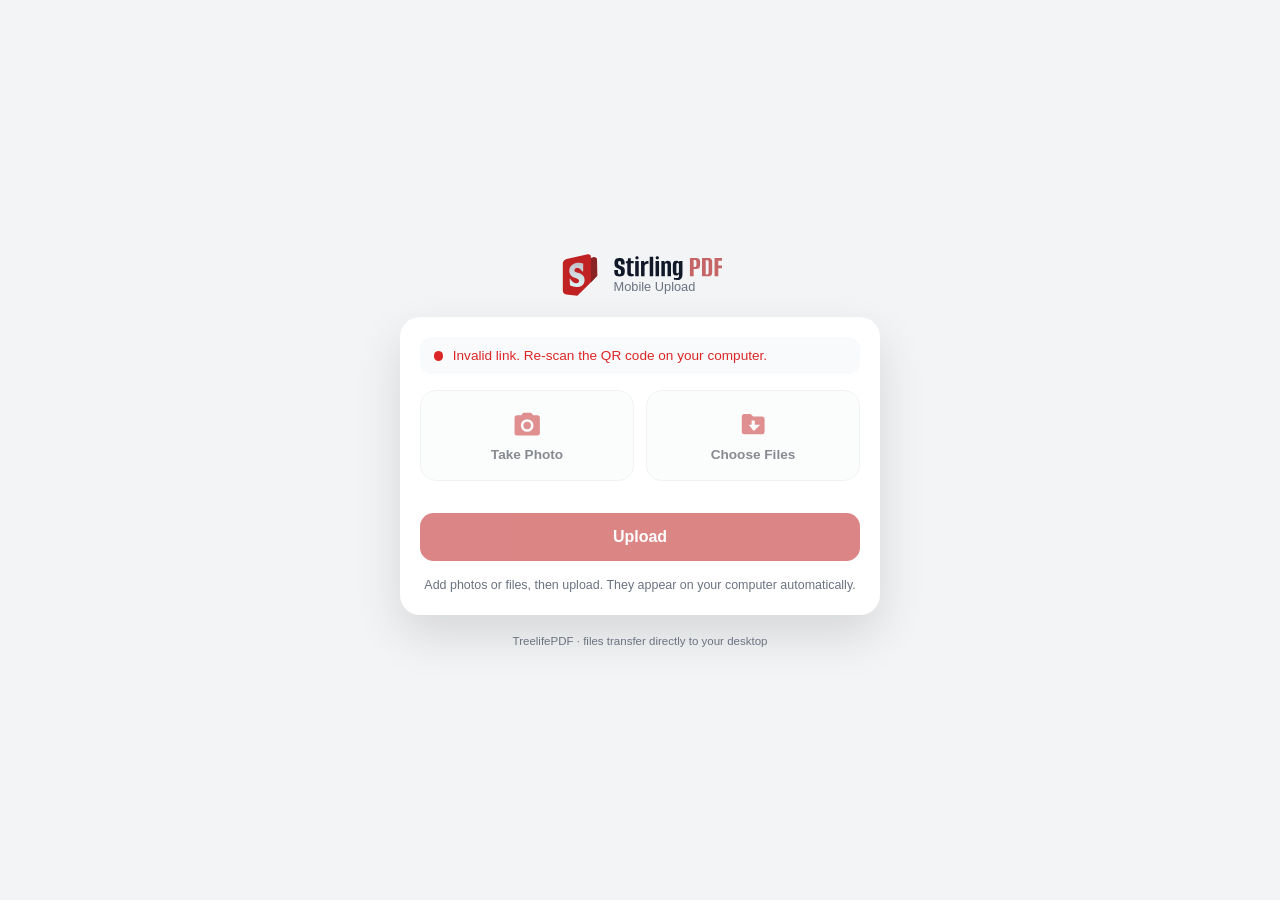
<file: app/core/src/main/resources/static/mobile-upload.html>
<!DOCTYPE html>
<html lang="en">
<head>
    <meta charset="utf-8">
    <meta name="viewport" content="width=device-width, initial-scale=1.0, viewport-fit=cover">
    <meta name="theme-color" content="#c02223">
    <meta name="robots" content="noindex">
    <title>TreelifePDF - Mobile Upload</title>

    <link rel="apple-touch-icon" sizes="180x180" href="apple-touch-icon.png">
    <link rel="icon" type="image/svg+xml" href="favicon.svg">
    <link rel="shortcut icon" href="favicon.ico">

    <style>
        :root {
            --brand: #c02223;
            --brand-dark: #882425;
            --bg: #f3f4f6;
            --card: #ffffff;
            --text: #111827;
            --text-dim: #6b7280;
            --border: #e5e7eb;
            --tile: #f9fafb;
            --tile-hover: #f1f3f5;
            --success: #16a34a;
            --danger: #dc2626;
            --shadow: 0 1.25rem 3rem rgba(0, 0, 0, 0.12);
        }

        @media (prefers-color-scheme: dark) {
            :root {
                --bg: #0f1115;
                --card: #1a1d23;
                --text: #f3f4f6;
                --text-dim: #9ca3af;
                --border: #2c303a;
                --tile: #22262e;
                --tile-hover: #2a2f38;
                --shadow: 0 1.25rem 3rem rgba(0, 0, 0, 0.5);
            }
        }

        * {
            margin: 0;
            padding: 0;
            box-sizing: border-box;
            -webkit-tap-highlight-color: transparent;
        }

        html, body {
            height: 100%;
        }

        body {
            font-family: -apple-system, BlinkMacSystemFont, "Segoe UI", Roboto, Helvetica, Arial, sans-serif;
            background-color: var(--bg);
            color: var(--text);
            min-height: 100%;
            display: flex;
            flex-direction: column;
            align-items: center;
            padding: env(safe-area-inset-top) 1rem 1.5rem;
        }

        .wrap {
            width: 100%;
            max-width: 30rem;
            display: flex;
            flex-direction: column;
            gap: 1rem;
            margin: auto;
        }

        header {
            display: flex;
            align-items: center;
            gap: 0.75rem;
            padding: 1.5rem 0 0.25rem;
            justify-content: center;
        }

        header .logo {
            width: 2.75rem;
            height: 2.75rem;
            flex: none;
        }

        header .titles {
            display: flex;
            flex-direction: column;
            line-height: 1.15;
        }

        header .wordmark {
            height: 1.5rem;
            width: auto;
            display: block;
            color: var(--text);
        }

        header .subtitle {
            font-size: 0.8rem;
            color: var(--text-dim);
            font-weight: 500;
        }

        .card {
            background-color: var(--card);
            border-radius: 1.25rem;
            box-shadow: var(--shadow);
            padding: 1.25rem;
            display: flex;
            flex-direction: column;
            gap: 1rem;
        }

        .status {
            display: flex;
            align-items: center;
            gap: 0.6rem;
            font-size: 0.85rem;
            padding: 0.7rem 0.85rem;
            border-radius: 0.75rem;
            background: var(--tile);
            color: var(--text-dim);
        }

        .status .dot {
            width: 0.6rem;
            height: 0.6rem;
            border-radius: 50%;
            background: var(--text-dim);
            flex: none;
        }

        .status.ok { color: var(--success); }
        .status.ok .dot { background: var(--success); }
        .status.err { color: var(--danger); }
        .status.err .dot { background: var(--danger); }

        .actions {
            display: grid;
            grid-template-columns: 1fr 1fr;
            gap: 0.75rem;
        }

        .tile {
            border: 1px solid var(--border);
            background: var(--tile);
            color: var(--text);
            border-radius: 1rem;
            padding: 1.1rem 0.75rem;
            display: flex;
            flex-direction: column;
            align-items: center;
            gap: 0.5rem;
            font-size: 0.85rem;
            font-weight: 600;
            cursor: pointer;
            transition: background 0.15s, transform 0.08s;
        }

        .tile:active { transform: scale(0.97); }
        .tile:hover { background: var(--tile-hover); }
        .tile svg { width: 1.9rem; height: 1.9rem; color: var(--brand); }
        .tile:disabled { opacity: 0.5; cursor: not-allowed; }

        .files {
            display: flex;
            flex-direction: column;
            gap: 0.5rem;
        }

        .file {
            display: flex;
            align-items: center;
            gap: 0.7rem;
            background: var(--tile);
            border-radius: 0.75rem;
            padding: 0.5rem 0.6rem;
        }

        .file .thumb {
            width: 2.75rem;
            height: 2.75rem;
            border-radius: 0.5rem;
            object-fit: cover;
            background: var(--border);
            flex: none;
            display: flex;
            align-items: center;
            justify-content: center;
            color: var(--text-dim);
            overflow: hidden;
        }

        .file .thumb svg { width: 1.3rem; height: 1.3rem; }

        .file .meta {
            flex: 1;
            min-width: 0;
        }

        .file .name {
            font-size: 0.85rem;
            font-weight: 600;
            white-space: nowrap;
            overflow: hidden;
            text-overflow: ellipsis;
        }

        .file .size {
            font-size: 0.72rem;
            color: var(--text-dim);
        }

        .file .remove {
            border: none;
            background: transparent;
            color: var(--text-dim);
            cursor: pointer;
            font-size: 1.4rem;
            line-height: 1;
            padding: 0 0.3rem;
            flex: none;
        }

        .file .remove:hover { color: var(--danger); }

        .btn {
            border: none;
            border-radius: 0.85rem;
            padding: 0.95rem 1rem;
            font-size: 1rem;
            font-weight: 700;
            cursor: pointer;
            background: var(--brand);
            color: #fff;
            display: flex;
            align-items: center;
            justify-content: center;
            gap: 0.5rem;
            transition: filter 0.15s, transform 0.08s;
        }

        .btn:active { transform: scale(0.99); }
        .btn:hover { filter: brightness(1.05); }
        .btn:disabled { opacity: 0.55; cursor: not-allowed; filter: none; }

        .progress {
            height: 0.5rem;
            border-radius: 999px;
            background: var(--border);
            overflow: hidden;
        }

        .progress > span {
            display: block;
            height: 100%;
            width: 0%;
            background: var(--brand);
            transition: width 0.2s ease;
        }

        .done {
            display: flex;
            flex-direction: column;
            align-items: center;
            text-align: center;
            gap: 0.75rem;
            padding: 0.5rem 0;
        }

        .done .check {
            width: 3.5rem;
            height: 3.5rem;
            border-radius: 50%;
            background: var(--success);
            color: #fff;
            display: flex;
            align-items: center;
            justify-content: center;
        }

        .done .check svg { width: 2rem; height: 2rem; }
        .done h2 { font-size: 1.15rem; }
        .done p { font-size: 0.88rem; color: var(--text-dim); }

        .hint {
            font-size: 0.78rem;
            color: var(--text-dim);
            text-align: center;
            line-height: 1.4;
        }

        .hidden { display: none !important; }

        footer {
            text-align: center;
            font-size: 0.72rem;
            color: var(--text-dim);
            padding-top: 0.25rem;
        }
    </style>
</head>
<body>
    <div class="wrap">
        <header>
            <svg class="logo" viewBox="0 0 512 512" xmlns="http://www.w3.org/2000/svg" aria-hidden="true">
                <linearGradient id="lg" x1="223" x2="241" y1="372" y2="114" gradientUnits="userSpaceOnUse">
                    <stop offset="0" stop-color="#dcf1f3"/><stop offset="1" stop-color="#c2c2c9"/>
                </linearGradient>
                <path fill="#c02223" d="M347 14 99 69c-25 6-43 28-43 54v315c0 22 17 41 39 44l130 16 115-114 116-119-2-180c0-22-20-38-42-34l-29 7 0-14C383 25 366 10 347 14Z"/>
                <path fill="#882425" d="M383 57v286l73-78-2-186c0-19-18-33-36-29Z"/>
                <path fill="url(#lg)" d="M283 215s-22-29-39-37c-10-5-26-7-38-1-18 9-20 34-3 44 4 2 9 5 16 6 37 8 97 26 90 96 0 0-4 66-74 73-12 1-25 0-36-2-16-4-46-11-60-20l-3-75h7s14 33 53 50c7 3 15 4 23 3 10-1 21-7 26-23 0 0 8-23-33-36-33-10-63-21-76-55-6-16-7-34-3-52 5-22 21-54 64-68 0 0 57-16 97 6l-2 90Z"/>
            </svg>
            <div class="titles">
                <svg class="wordmark" viewBox="0 0 118 26" fill="none" xmlns="http://www.w3.org/2000/svg" role="img" aria-label="TreelifePDF">
                    <path d="M5.89479 22.2333C4.71702 22.2333 3.7059 22.0667 2.86146 21.7333C2.03924 21.4 1.4059 20.8111 0.96146 19.9667C0.517015 19.1222 0.294793 17.9333 0.294793 16.4V15.2333C0.983682 15.2333 1.66146 15.2333 2.32813 15.2333C2.99479 15.2333 3.66146 15.2333 4.32813 15.2333V16.7333C4.32813 17.5556 4.39479 18.1889 4.52813 18.6333C4.66146 19.0556 4.85035 19.3556 5.09479 19.5333C5.33924 19.6889 5.62813 19.7667 5.96146 19.7667C6.47257 19.7667 6.87257 19.5889 7.16146 19.2333C7.47257 18.8556 7.62813 18.1333 7.62813 17.0667C7.62813 16.2444 7.49479 15.6333 7.22813 15.2333C6.98368 14.8111 6.58368 14.4778 6.02813 14.2333C5.47257 13.9667 4.76146 13.6444 3.89479 13.2667C3.11702 12.9333 2.47257 12.5333 1.96146 12.0667C1.45035 11.6 1.07257 11.0111 0.828126 10.3C0.583682 9.58889 0.46146 8.72222 0.46146 7.7C0.46146 6.41111 0.628126 5.36667 0.96146 4.56667C1.31702 3.76667 1.89479 3.18889 2.69479 2.83333C3.51702 2.45556 4.61702 2.26667 5.99479 2.26667C7.77257 2.26667 9.12813 2.65556 10.0615 3.43333C11.017 4.18889 11.4948 5.33333 11.4948 6.86667V9.23333C10.8503 9.23333 10.2059 9.23333 9.56146 9.23333C8.93924 9.23333 8.29479 9.23333 7.62813 9.23333V8.03333C7.62813 7.03333 7.5059 6.33333 7.26146 5.93333C7.03924 5.53333 6.62813 5.33333 6.02813 5.33333C5.45035 5.33333 5.03924 5.51111 4.79479 5.86667C4.55035 6.22222 4.42813 6.8 4.42813 7.6C4.42813 8.33333 4.57257 8.91111 4.86146 9.33333C5.17257 9.73333 5.56146 10.0444 6.02813 10.2667C6.49479 10.4667 6.99479 10.6667 7.52813 10.8667C8.5059 11.2444 9.3059 11.6333 9.92813 12.0333C10.5503 12.4111 11.0059 12.9444 11.2948 13.6333C11.5837 14.3 11.7281 15.2667 11.7281 16.5333C11.7281 17.9556 11.4837 19.0889 10.9948 19.9333C10.5281 20.7556 9.85035 21.3444 8.96146 21.7C8.09479 22.0556 7.07257 22.2333 5.89479 22.2333ZM18.649 22.1C18.1378 22.1 17.6267 22.0556 17.1156 21.9667C16.6045 21.8778 16.149 21.7111 15.749 21.4667C15.349 21.2 15.0267 20.8333 14.7823 20.3667C14.5378 19.8778 14.4156 19.2333 14.4156 18.4333V7.73333H12.849V5.83333L14.749 5.5L15.2823 2.46667H18.2156V5.5H21.349V7.73333H18.2156V17.7667C18.2156 18.2333 18.3045 18.6556 18.4823 19.0333C18.6601 19.3889 19.0601 19.5667 19.6823 19.5667C19.9712 19.5667 20.3045 19.5556 20.6823 19.5333C21.0601 19.4889 21.2823 19.4667 21.349 19.4667V21.7667C21.2823 21.7667 20.9712 21.8222 20.4156 21.9333C19.8823 22.0444 19.2934 22.1 18.649 22.1ZM22.9938 22V5.5H26.7938V22H22.9938ZM24.8938 3.66667C24.4049 3.66667 23.9826 3.5 23.6271 3.16667C23.2715 2.81111 23.0938 2.4 23.0938 1.93333C23.0938 1.44444 23.2715 1.03333 23.6271 0.699999C23.9826 0.366666 24.4049 0.199999 24.8938 0.199999C25.3826 0.199999 25.8049 0.366666 26.1604 0.699999C26.5382 1.03333 26.7271 1.44444 26.7271 1.93333C26.7271 2.4 26.5382 2.81111 26.1604 3.16667C25.8049 3.5 25.3826 3.66667 24.8938 3.66667ZM29.3089 22V5.5H32.5422L32.8755 7.46667C33.0755 6.97778 33.3755 6.58889 33.7755 6.3C34.1755 5.98889 34.5977 5.77778 35.0422 5.66667C35.7755 5.35556 36.5422 5.27778 37.3422 5.43333V8.36667C37.2977 8.34444 37.12 8.32222 36.8089 8.3C36.52 8.25556 36.1866 8.25556 35.8089 8.3C35.4311 8.32222 35.1089 8.41111 34.8422 8.56667C34.2866 8.76667 33.8533 9.11111 33.5422 9.6C33.2533 10.0889 33.1089 10.6778 33.1089 11.3667V22H29.3089ZM38.6839 22V0.933333H42.4839V22H38.6839ZM44.999 22V5.5H48.799V22H44.999ZM46.899 3.66667C46.4101 3.66667 45.9878 3.5 45.6323 3.16667C45.2767 2.81111 45.099 2.4 45.099 1.93333C45.099 1.44444 45.2767 1.03333 45.6323 0.699999C45.9878 0.366666 46.4101 0.199999 46.899 0.199999C47.3878 0.199999 47.8101 0.366666 48.1656 0.699999C48.5434 1.03333 48.7323 1.44444 48.7323 1.93333C48.7323 2.4 48.5434 2.81111 48.1656 3.16667C47.8101 3.5 47.3878 3.66667 46.899 3.66667ZM51.3141 22V5.5H54.5474L54.8807 7.43333C55.0807 6.76667 55.4696 6.22222 56.0474 5.8C56.6474 5.37778 57.303 5.16667 58.0141 5.16667C59.0807 5.16667 59.8807 5.35556 60.4141 5.73333C60.9474 6.08889 61.303 6.6 61.4807 7.26667C61.6807 7.91111 61.7807 8.67778 61.7807 9.56667V22H57.9807V9.8C57.9807 9.53333 57.9696 9.28889 57.9474 9.06667C57.9252 8.82222 57.8585 8.61111 57.7474 8.43333C57.6585 8.25556 57.5252 8.12222 57.3474 8.03333C57.1696 7.92222 56.903 7.86667 56.5474 7.86667C56.2807 7.86667 56.0474 7.92222 55.8474 8.03333C55.6474 8.12222 55.4918 8.23333 55.3807 8.36667C55.2696 8.5 55.1807 8.62222 55.1141 8.73333V22H51.3141ZM68.976 25.9667C68.6649 25.9667 68.2872 25.9556 67.8427 25.9333C67.3983 25.9111 66.9538 25.8778 66.5094 25.8333C66.0872 25.7889 65.7205 25.7444 65.4094 25.7C65.1205 25.6778 64.9427 25.6556 64.876 25.6333V23.6C65.1649 23.6444 65.5983 23.6889 66.176 23.7333C66.7538 23.8 67.2427 23.8333 67.6427 23.8333C67.9983 23.8333 68.3316 23.8 68.6427 23.7333C68.976 23.6889 69.2649 23.5778 69.5094 23.4C69.776 23.2444 69.9872 23 70.1427 22.6667C70.2983 22.3556 70.376 21.9333 70.376 21.4V19.0333C70.2649 19.3 70.0983 19.6 69.876 19.9333C69.676 20.2444 69.376 20.5111 68.976 20.7333C68.576 20.9556 68.0094 21.0667 67.276 21.0667C66.7427 21.0667 66.2538 21.0111 65.8094 20.9C65.3872 20.7667 65.0205 20.5333 64.7094 20.2C64.4205 19.8444 64.1872 19.3444 64.0094 18.7C63.8316 18.0333 63.7427 17.1667 63.7427 16.1V9.36667C63.7427 7.96667 64.0316 6.92222 64.6094 6.23333C65.2094 5.52222 66.1094 5.16667 67.3094 5.16667C68.0205 5.16667 68.5872 5.25556 69.0094 5.43333C69.4538 5.61111 69.8094 5.86667 70.076 6.2C70.3427 6.51111 70.5538 6.87778 70.7094 7.3L70.2094 7.36667L70.776 5.5H74.176V19.5333C74.176 20.3333 74.0983 21.1222 73.9427 21.9C73.8094 22.6556 73.5649 23.3333 73.2094 23.9333C72.8538 24.5556 72.3316 25.0444 71.6427 25.4C70.976 25.7778 70.0872 25.9667 68.976 25.9667ZM68.9094 18.8C69.2872 18.8 69.576 18.7111 69.776 18.5333C69.9983 18.3333 70.1427 18.0667 70.2094 17.7333C70.2983 17.3778 70.3427 17.0111 70.3427 16.6333V8.46667C70.2983 8.35556 70.2205 8.24444 70.1094 8.13333C69.9983 8.02222 69.8427 7.92222 69.6427 7.83333C69.4649 7.74444 69.2094 7.7 68.876 7.7C68.4316 7.7 68.0983 7.83333 67.876 8.1C67.6538 8.34444 67.5427 8.81111 67.5427 9.5V17.1C67.5427 17.4778 67.5872 17.7889 67.676 18.0333C67.7649 18.2556 67.876 18.4222 68.0094 18.5333C68.1649 18.6444 68.3205 18.7222 68.476 18.7667C68.6316 18.7889 68.776 18.8 68.9094 18.8Z" fill="currentColor"/>
                    <path d="M82.2425 22V2.3H89.2425C90.5536 2.3 91.5425 2.6 92.2091 3.2C92.898 3.77778 93.2425 4.58889 93.2425 5.63333V9.03333C93.2425 9.92222 93.1313 10.7556 92.9091 11.5333C92.6869 12.2889 92.2869 12.9 91.7091 13.3667C91.1313 13.8333 90.298 14.0667 89.2091 14.0667H86.2758V22H82.2425ZM86.2758 11.9333H87.7758C88.3091 11.9333 88.7091 11.6778 88.9758 11.1667C89.2425 10.6556 89.3758 9.81111 89.3758 8.63333V7.3C89.3758 6.25556 89.2647 5.51111 89.0425 5.06667C88.8202 4.62222 88.498 4.4 88.0758 4.4H86.2758V11.9333ZM95.3284 22V2.3H102.228C103.162 2.3 103.928 2.43333 104.528 2.7C105.151 2.96667 105.606 3.37778 105.895 3.93333C106.206 4.46667 106.362 5.14444 106.362 5.96667V17.7667C106.362 18.8556 106.173 19.7111 105.795 20.3333C105.417 20.9556 104.873 21.3889 104.162 21.6333C103.473 21.8778 102.651 22 101.695 22H95.3284ZM99.3617 20H101.062C101.506 20 101.851 19.8667 102.095 19.6C102.362 19.3333 102.495 18.8333 102.495 18.1V6.4C102.495 5.66667 102.362 5.16667 102.095 4.9C101.851 4.63333 101.506 4.5 101.062 4.5H99.3617V20ZM108.935 22V2.3H118.002V5.03333H112.968V10.3H117.235V13.3333H112.968V22H108.935Z" fill="#C56565"/>
                </svg>
                <div class="subtitle">Mobile Upload</div>
            </div>
        </header>

        <div class="card" id="uploader">
            <div class="status" id="status"><span class="dot"></span><span id="statusText">Connecting&hellip;</span></div>

            <div class="actions">
                <button class="tile" id="cameraBtn" type="button" disabled>
                    <svg viewBox="0 0 24 24" fill="currentColor" aria-hidden="true"><path d="M9 3 7.2 5H4a2 2 0 0 0-2 2v12a2 2 0 0 0 2 2h16a2 2 0 0 0 2-2V7a2 2 0 0 0-2-2h-3.2L15 3H9Zm3 5a5 5 0 1 1 0 10 5 5 0 0 1 0-10Zm0 2a3 3 0 1 0 0 6 3 3 0 0 0 0-6Z"/></svg>
                    Take Photo
                </button>
                <button class="tile" id="fileBtn" type="button" disabled>
                    <svg viewBox="0 0 24 24" fill="currentColor" aria-hidden="true"><path d="M5 20h14a2 2 0 0 0 2-2V8a2 2 0 0 0-2-2h-7l-2-2H5a2 2 0 0 0-2 2v12a2 2 0 0 0 2 2Zm7-3-3.5-4.5h2.25V9h2.5v3.5H17.5L13 17Z"/></svg>
                    Choose Files
                </button>
            </div>

            <input id="cameraInput" class="hidden" type="file" accept="image/*" capture="environment" multiple>
            <input id="fileInput" class="hidden" type="file" accept="image/*,application/pdf" multiple>

            <div class="files" id="fileList"></div>

            <button class="btn" id="uploadBtn" type="button" disabled>Upload</button>

            <div class="progress hidden" id="progressWrap"><span id="progressBar"></span></div>

            <p class="hint" id="hint">Add photos or files, then upload. They appear on your computer automatically.</p>
        </div>

        <div class="card hidden" id="successCard">
            <div class="done">
                <div class="check">
                    <svg viewBox="0 0 24 24" fill="none" stroke="currentColor" stroke-width="3" stroke-linecap="round" stroke-linejoin="round" aria-hidden="true"><path d="m5 13 4 4L19 7"/></svg>
                </div>
                <h2 id="successTitle">Sent!</h2>
                <p id="successText">Your files are now on your computer.</p>
            </div>
        </div>

        <footer>TreelifePDF &middot; files transfer directly to your desktop</footer>
    </div>

    <script>
        (function () {
            "use strict";

            var API_BASE = new URL(".", window.location.href).href;

            var params = new URLSearchParams(window.location.search);
            var sessionId = (params.get("session") || "").trim();
            var SESSION_RE = /^[A-Za-z0-9-]{8,128}$/;

            var els = {
                status: document.getElementById("status"),
                statusText: document.getElementById("statusText"),
                cameraBtn: document.getElementById("cameraBtn"),
                fileBtn: document.getElementById("fileBtn"),
                cameraInput: document.getElementById("cameraInput"),
                fileInput: document.getElementById("fileInput"),
                fileList: document.getElementById("fileList"),
                uploadBtn: document.getElementById("uploadBtn"),
                progressWrap: document.getElementById("progressWrap"),
                progressBar: document.getElementById("progressBar"),
                hint: document.getElementById("hint"),
                uploader: document.getElementById("uploader"),
                successCard: document.getElementById("successCard"),
                successText: document.getElementById("successText")
            };

            var selected = [];
            var sessionReady = false;

            function setStatus(text, kind) {
                els.statusText.textContent = text;
                els.status.className = "status" + (kind ? " " + kind : "");
            }

            function enableInputs(on) {
                sessionReady = on;
                els.cameraBtn.disabled = !on;
                els.fileBtn.disabled = !on;
                refreshUploadBtn();
            }

            function refreshUploadBtn() {
                els.uploadBtn.disabled = !sessionReady || selected.length === 0;
                els.uploadBtn.textContent =
                    selected.length > 0 ? "Upload " + selected.length + " file" + (selected.length > 1 ? "s" : "") : "Upload";
            }

            function formatSize(bytes) {
                if (bytes < 1024) return bytes + " B";
                if (bytes < 1024 * 1024) return (bytes / 1024).toFixed(0) + " KB";
                return (bytes / (1024 * 1024)).toFixed(1) + " MB";
            }

            var FILE_ICON =
                '<svg viewBox="0 0 24 24" fill="currentColor" aria-hidden="true"><path d="M14 2H6a2 2 0 0 0-2 2v16a2 2 0 0 0 2 2h12a2 2 0 0 0 2-2V8l-6-6Zm0 2 4 4h-4V4Z"/></svg>';

            function renderFiles() {
                els.fileList.innerHTML = "";
                selected.forEach(function (file, idx) {
                    var row = document.createElement("div");
                    row.className = "file";

                    var thumb = document.createElement("div");
                    thumb.className = "thumb";
                    if (file.type && file.type.indexOf("image/") === 0) {
                        var img = document.createElement("img");
                        img.style.width = "100%";
                        img.style.height = "100%";
                        img.style.objectFit = "cover";
                        img.alt = "";
                        img.src = URL.createObjectURL(file);
                        img.onload = function () { URL.revokeObjectURL(img.src); };
                        thumb.appendChild(img);
                    } else {
                        thumb.innerHTML = FILE_ICON;
                    }

                    var meta = document.createElement("div");
                    meta.className = "meta";
                    var name = document.createElement("div");
                    name.className = "name";
                    name.textContent = file.name || "image.jpg";
                    var size = document.createElement("div");
                    size.className = "size";
                    size.textContent = formatSize(file.size);
                    meta.appendChild(name);
                    meta.appendChild(size);

                    var remove = document.createElement("button");
                    remove.className = "remove";
                    remove.type = "button";
                    remove.setAttribute("aria-label", "Remove");
                    remove.innerHTML = "&times;";
                    remove.onclick = function () {
                        selected.splice(idx, 1);
                        renderFiles();
                        refreshUploadBtn();
                    };

                    row.appendChild(thumb);
                    row.appendChild(meta);
                    row.appendChild(remove);
                    els.fileList.appendChild(row);
                });
            }

            function addFiles(fileList) {
                for (var i = 0; i < fileList.length; i++) {
                    selected.push(fileList[i]);
                }
                renderFiles();
                refreshUploadBtn();
            }

            els.cameraBtn.onclick = function () { els.cameraInput.click(); };
            els.fileBtn.onclick = function () { els.fileInput.click(); };
            els.cameraInput.onchange = function (e) { addFiles(e.target.files); e.target.value = ""; };
            els.fileInput.onchange = function (e) { addFiles(e.target.files); e.target.value = ""; };

            els.uploadBtn.onclick = function () {
                if (!sessionReady || selected.length === 0) return;
                upload();
            };

            function upload() {
                var form = new FormData();
                selected.forEach(function (file) { form.append("files", file, file.name); });

                var xhr = new XMLHttpRequest();
                xhr.open("POST", API_BASE + "api/v1/mobile-scanner/upload/" + encodeURIComponent(sessionId));

                els.uploadBtn.disabled = true;
                els.cameraBtn.disabled = true;
                els.fileBtn.disabled = true;
                els.progressWrap.classList.remove("hidden");
                els.progressBar.style.width = "0%";

                xhr.upload.onprogress = function (e) {
                    if (e.lengthComputable) {
                        els.progressBar.style.width = Math.round((e.loaded / e.total) * 100) + "%";
                    }
                };

                xhr.onload = function () {
                    els.progressWrap.classList.add("hidden");
                    if (xhr.status >= 200 && xhr.status < 300) {
                        var count = selected.length;
                        els.successText.textContent =
                            count + " file" + (count > 1 ? "s are" : " is") + " now on your computer.";
                        els.uploader.classList.add("hidden");
                        els.successCard.classList.remove("hidden");
                    } else {
                        var msg = "Upload failed. Please try again.";
                        if (xhr.status === 403) msg = "Mobile upload is not enabled on this server.";
                        else if (xhr.status === 400) msg = "Session expired. Re-scan the QR code.";
                        setStatus(msg, "err");
                        els.cameraBtn.disabled = false;
                        els.fileBtn.disabled = false;
                        refreshUploadBtn();
                    }
                };

                xhr.onerror = function () {
                    els.progressWrap.classList.add("hidden");
                    setStatus("Network error. Stay on the same Wi-Fi and try again.", "err");
                    els.cameraBtn.disabled = false;
                    els.fileBtn.disabled = false;
                    refreshUploadBtn();
                };

                xhr.send(form);
            }

            function init() {
                if (!sessionId || !SESSION_RE.test(sessionId)) {
                    setStatus("Invalid link. Re-scan the QR code on your computer.", "err");
                    return;
                }
                setStatus("Connecting&hellip;");
                fetch(API_BASE + "api/v1/mobile-scanner/validate-session/" + encodeURIComponent(sessionId))
                    .then(function (res) {
                        if (res.ok) {
                            return res.json().then(function (data) {
                                if (data && data.valid) {
                                    setStatus("Connected to your computer", "ok");
                                    enableInputs(true);
                                } else {
                                    setStatus("Session expired. Re-scan the QR code.", "err");
                                }
                            });
                        }
                        if (res.status === 403) {
                            setStatus("Mobile upload is not enabled on this server.", "err");
                        } else {
                            setStatus("Session not found. Re-scan the QR code.", "err");
                        }
                    })
                    .catch(function () {
                        setStatus("Can't reach your computer. Stay on the same Wi-Fi.", "err");
                    });
            }

            init();
        })();
    </script>
</body>
</html>
</file>
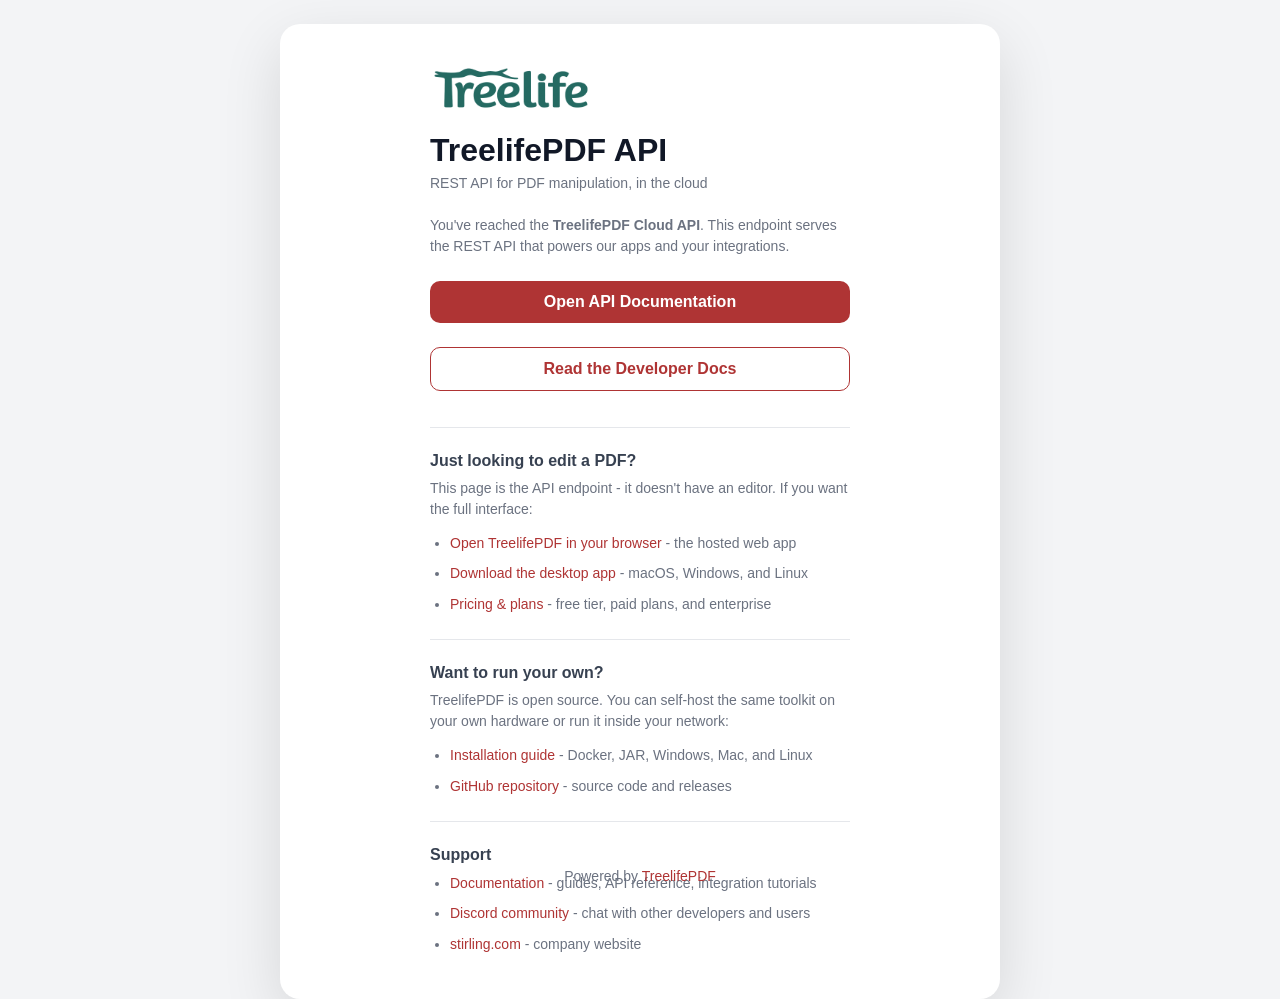
<file: app/saas/src/main/resources/static/saas-landing.html>
<!DOCTYPE html>
<html lang="en">
<head>
    <meta charset="utf-8">
    <meta name="description" content="TreelifePDF Cloud API">
    <meta name="viewport" content="width=device-width, initial-scale=1.0">
    <title>TreelifePDF - Cloud API</title>

    <!-- Icons -->
    <link rel="apple-touch-icon" sizes="180x180" href="apple-touch-icon.png">
    <link rel="icon" type="image/png" sizes="32x32" href="favicon-32x32.png">
    <link rel="icon" type="image/png" sizes="16x16" href="favicon-16x16.png">
    <link rel="shortcut icon" href="favicon.ico">

    <style>
        * {
            margin: 0;
            padding: 0;
            box-sizing: border-box;
        }

        body {
            font-family: -apple-system, BlinkMacSystemFont, "Segoe UI", Roboto, sans-serif;
            background-color: #f3f4f6;
            min-height: 100vh;
            display: flex;
            flex-direction: column;
            align-items: center;
            justify-content: center;
            padding: 1.5rem 1.5rem 0;
            overflow: auto;
        }

        .auth-card {
            width: min(45rem, 96vw);
            background-color: #ffffff;
            border-radius: 1.25rem;
            box-shadow: 0 1.25rem 3.75rem rgba(0, 0, 0, 0.12);
            overflow: hidden;
            display: flex;
            align-items: center;
            justify-content: center;
            padding: 2rem;
        }

        .auth-content {
            max-width: 26.25rem;
            width: 100%;
        }

        .login-header {
            margin-bottom: 1.5rem;
            margin-top: 0.5rem;
        }

        .login-header-logos {
            display: flex;
            align-items: center;
            gap: 0.75rem;
            margin-bottom: 1.25rem;
        }

        .login-logo-modern {
            height: 3rem;
            width: auto;
        }

        .login-title {
            font-size: 2rem;
            font-weight: 800;
            color: #111827;
            margin: 0 0 0.375rem;
        }

        .login-subtitle {
            color: #6b7280;
            font-size: 0.875rem;
            margin: 0;
        }

        .section {
            margin: 1.5rem 0 0.75rem;
        }

        .section-title {
            font-size: 1rem;
            font-weight: 600;
            color: #374151;
            margin-bottom: 0.5rem;
        }

        .section-text {
            font-size: 0.875rem;
            color: #6b7280;
            line-height: 1.5;
            margin-bottom: 0.75rem;
        }

        .section-list {
            font-size: 0.875rem;
            color: #6b7280;
            line-height: 1.6;
            margin-left: 1.25rem;
            margin-bottom: 0.75rem;
        }

        .section-list li {
            margin-bottom: 0.5rem;
        }

        .section-list a,
        .section-text a {
            color: #AF3434;
            text-decoration: none;
            font-weight: 500;
        }

        .section-list a:hover,
        .section-text a:hover {
            text-decoration: underline;
        }

        .cta-button {
            width: 100%;
            padding: 0.75rem 1rem;
            background-color: #AF3434;
            color: white;
            border: none;
            border-radius: 0.625rem;
            font-size: 1rem;
            font-weight: 600;
            cursor: pointer;
            text-decoration: none;
            display: inline-block;
            text-align: center;
            transition: background-color 0.2s;
            margin: 0.75rem 0;
        }

        .cta-button:hover {
            background-color: #9a2e2e;
        }

        .cta-button.secondary {
            background-color: #ffffff;
            color: #AF3434;
            border: 1px solid #AF3434;
        }

        .cta-button.secondary:hover {
            background-color: #fdf2f2;
        }

        .divider {
            margin: 1.5rem 0;
            border: 0;
            border-top: 1px solid #e5e7eb;
        }

        .footer {
            position: fixed;
            bottom: 0;
            left: 0;
            right: 0;
            width: 100%;
            text-align: center;
            padding: 1rem;
            font-size: 0.875rem;
            color: #6b7280;
            background-color: transparent;
            z-index: 10;
        }

        .footer a {
            color: #AF3434;
            text-decoration: none;
        }

        .footer a:hover {
            text-decoration: underline;
        }
    </style>
</head>

<body>
    <div class="auth-card">
        <div class="auth-content">
            <div class="login-header">
                <div class="login-header-logos">
                    <img src="modern-logo.svg" alt="TreelifePDF" class="login-logo-modern">
                </div>
                <h1 class="login-title">TreelifePDF API</h1>
                <p class="login-subtitle">REST API for PDF manipulation, in the cloud</p>
            </div>

            <div class="section">
                <p class="section-text">
                    You've reached the <strong>TreelifePDF Cloud API</strong>. This endpoint serves the REST API that powers our apps and your integrations.
                </p>
            </div>

            <a href="swagger-ui/index.html" class="cta-button">Open API Documentation</a>
            <a href="https://docs.stirlingpdf.com" target="_blank" class="cta-button secondary">Read the Developer Docs</a>

            <hr class="divider">

            <div class="section">
                <h2 class="section-title">Just looking to edit a PDF?</h2>
                <p class="section-text">
                    This page is the API endpoint - it doesn't have an editor. If you want the full interface:
                </p>
                <ul class="section-list">
                    <li><a href="https://stirling.com/app" target="_blank">Open TreelifePDF in your browser</a> - the hosted web app</li>
                    <li><a href="https://stirling.com/download" target="_blank">Download the desktop app</a> - macOS, Windows, and Linux</li>
                    <li><a href="https://stirling.com/pricing" target="_blank">Pricing &amp; plans</a> - free tier, paid plans, and enterprise</li>
                </ul>
            </div>

            <hr class="divider">

            <div class="section">
                <h2 class="section-title">Want to run your own?</h2>
                <p class="section-text">
                    TreelifePDF is open source. You can self-host the same toolkit on your own hardware or run it inside your network:
                </p>
                <ul class="section-list">
                    <li><a href="https://docs.stirlingpdf.com/Installation/Versions" target="_blank">Installation guide</a> - Docker, JAR, Windows, Mac, and Linux</li>
                    <li><a href="https://github.com/Stirling-Tools/Stirling-PDF" target="_blank">GitHub repository</a> - source code and releases</li>
                </ul>
            </div>

            <hr class="divider">

            <div class="section">
                <h2 class="section-title">Support</h2>
                <ul class="section-list">
                    <li><a href="https://docs.stirlingpdf.com" target="_blank">Documentation</a> - guides, API reference, integration tutorials</li>
                    <li><a href="https://discord.gg/Cn8pWhQRxZ" target="_blank">Discord community</a> - chat with other developers and users</li>
                    <li><a href="https://stirling.com" target="_blank">stirling.com</a> - company website</li>
                </ul>
            </div>
        </div>
    </div>

    <div class="footer">
        <span>Powered by </span>
        <a href="https://stirlingpdf.com">TreelifePDF</a>
    </div>
</body>
</html>
</file>
